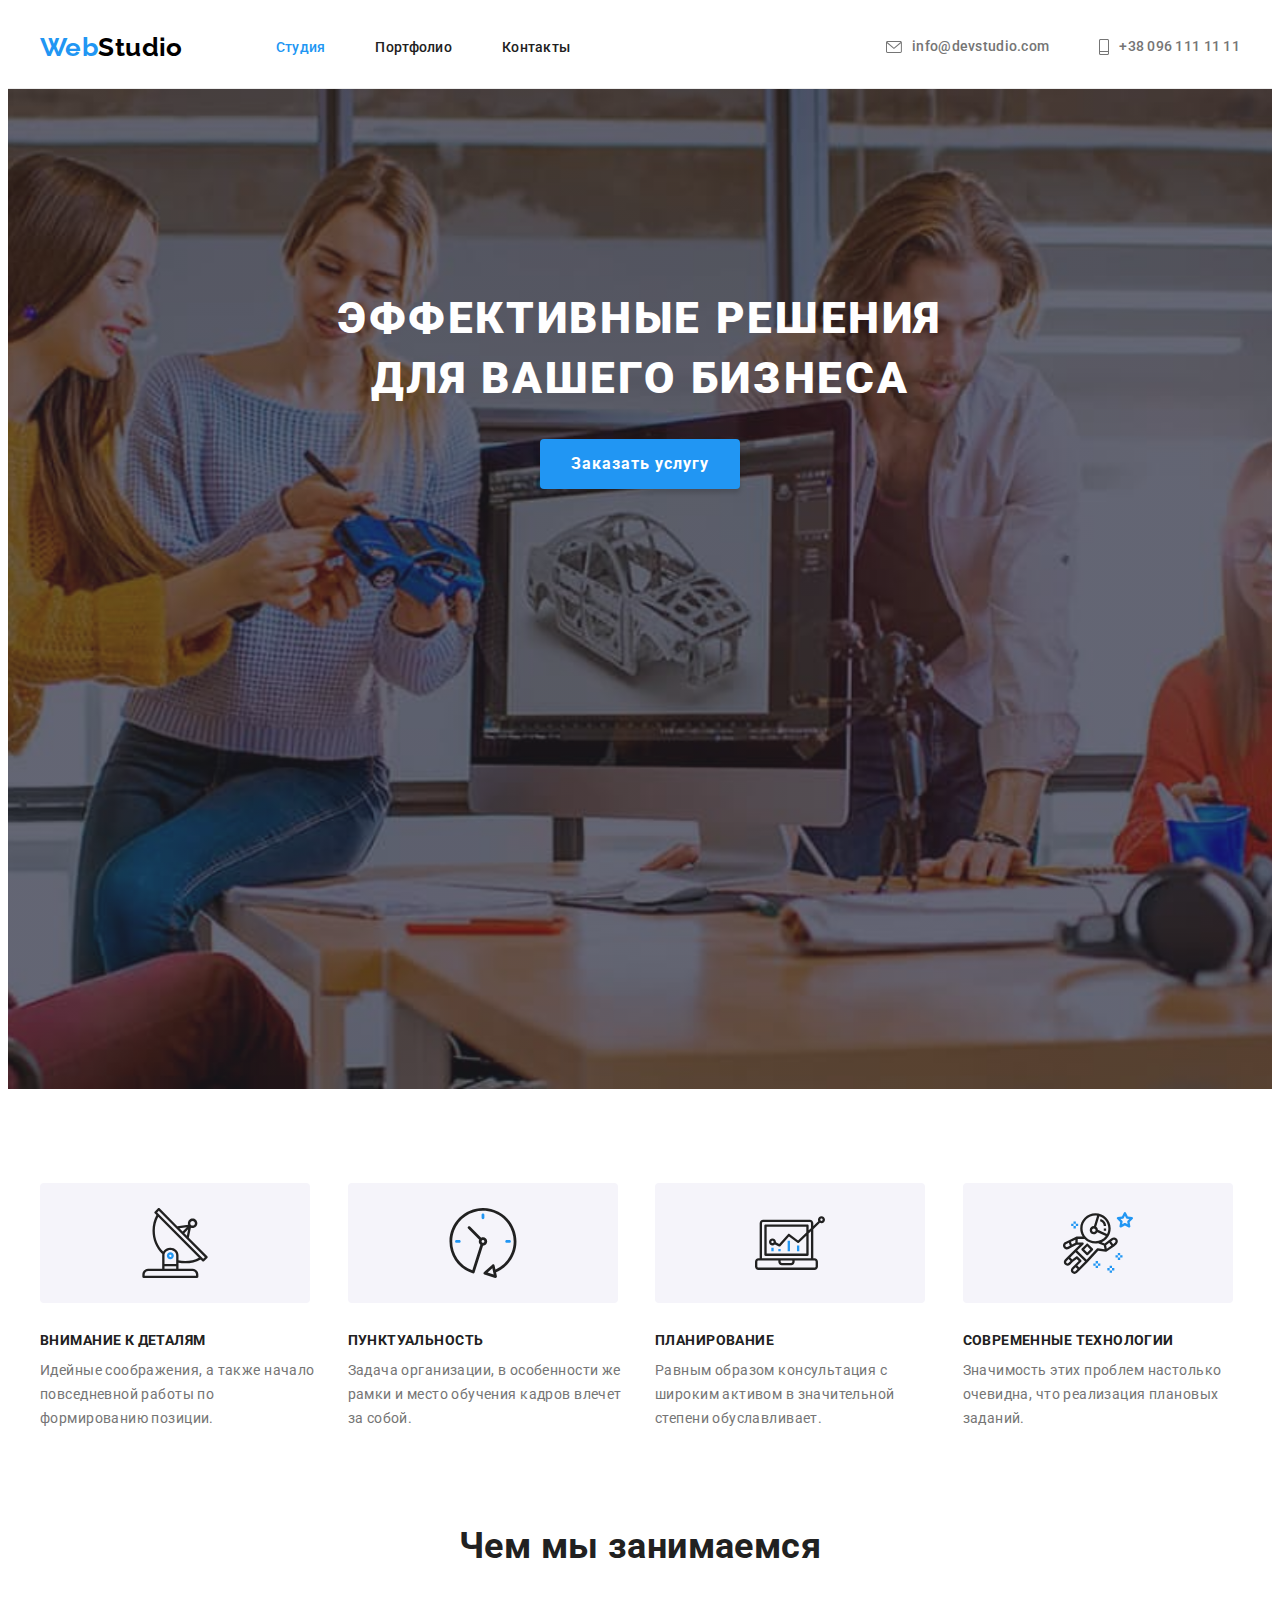
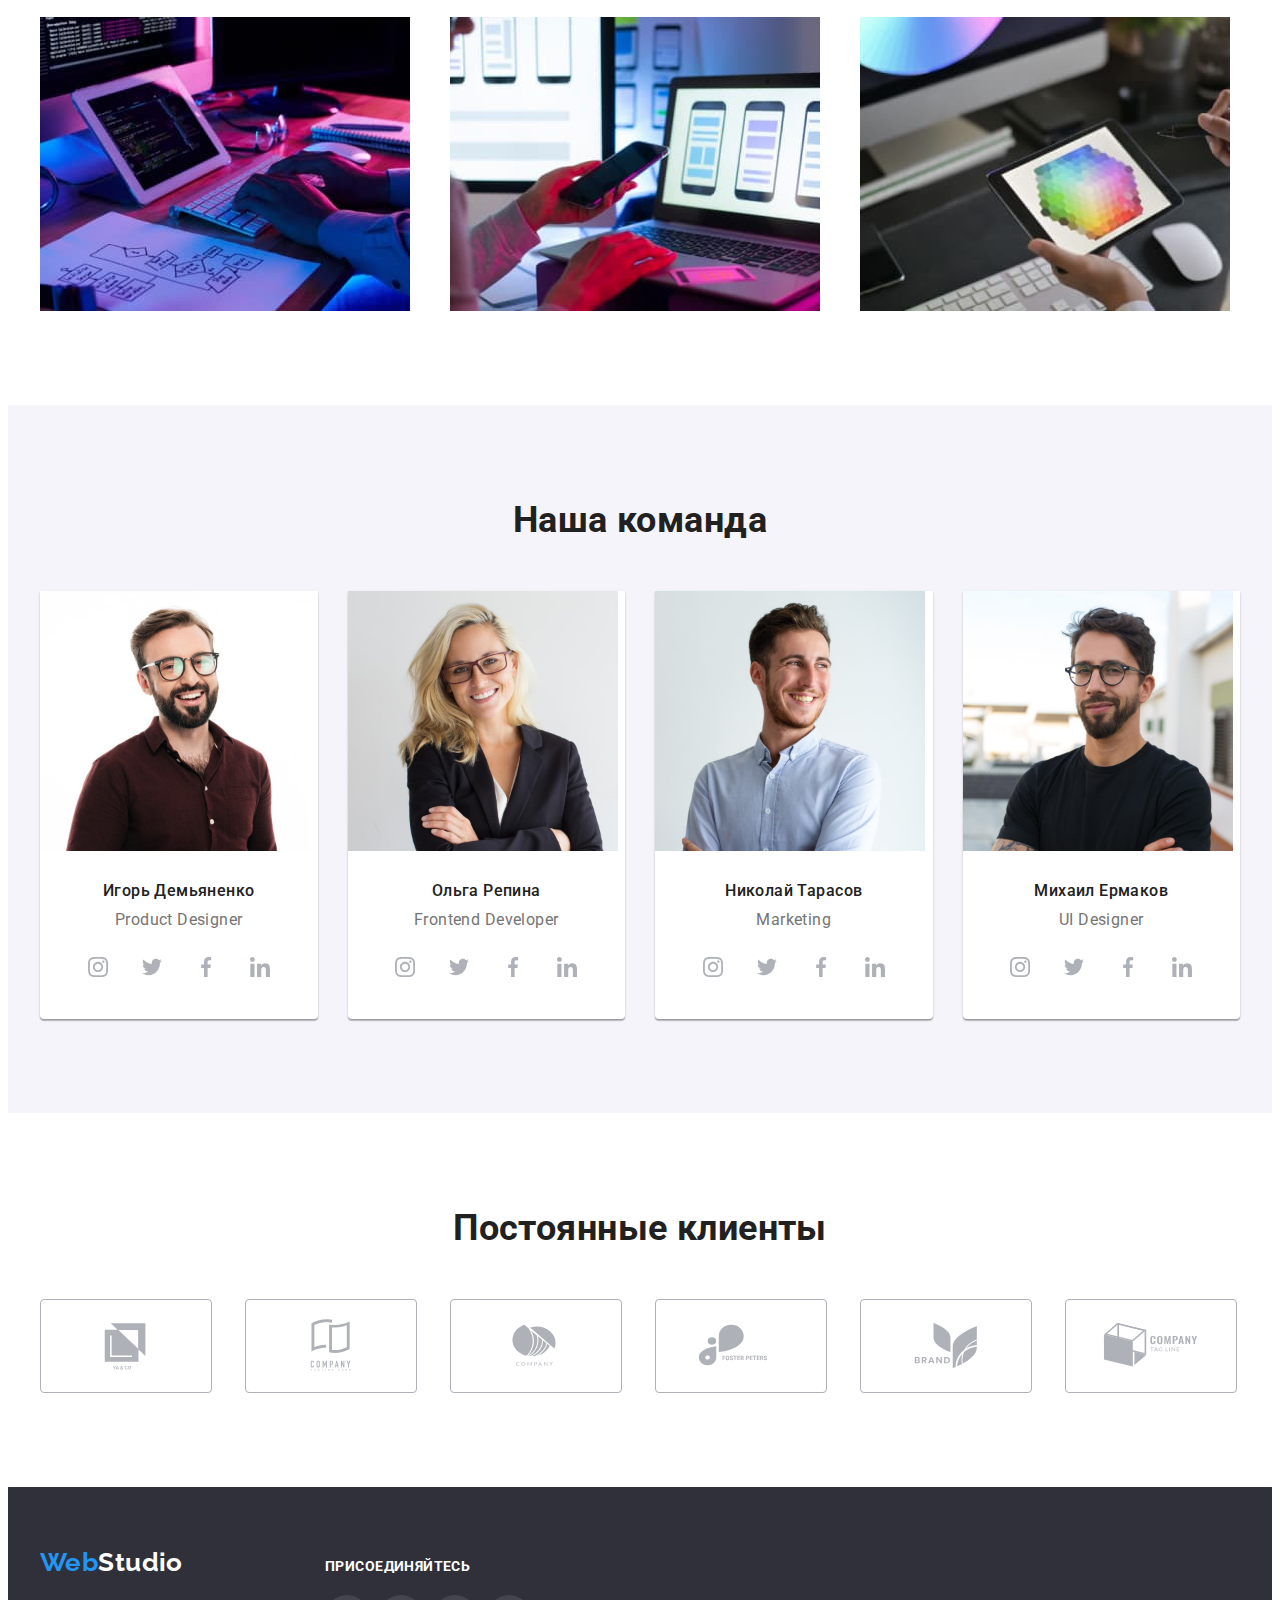
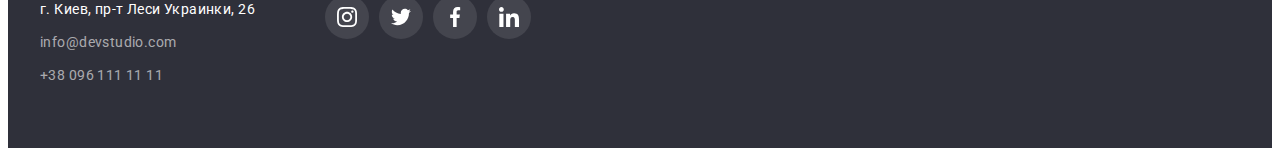
<file: index.html>
<!DOCTYPE html>
<html lang="ru">
<head>
  <meta charset="UTF-8">
  <meta http-equiv="X-UA-Compatible" content="IE=edge">
  <meta name="viewport" content="width=device-width, initial-scale=1.0">
  <title>Студия</title>
  <link rel="preconnect" href="https://fonts.googleapis.com">
  <link rel="preconnect" href="https://fonts.gstatic.com" crossorigin>
  <link href="https://fonts.googleapis.com/css2?family=Raleway:wght@700&family=Roboto:wght@400;500;700;900&display=swap"
    rel="stylesheet">
  <link rel="stylesheet" href="https://cdnjs.cloudflare.com/ajax/libs/modern-normalize/1.1.0/modern-normalize.min.css"
    integrity="sha512-wpPYUAdjBVSE4KJnH1VR1HeZfpl1ub8YT/NKx4PuQ5NmX2tKuGu6U/JRp5y+Y8XG2tV+wKQpNHVUX03MfMFn9Q=="
    crossorigin="anonymous" referrerpolicy="no-referrer" />
  <link rel="stylesheet" href="./css/styles.css">
</head>
<body>
  <!--header-->
  <header class="header">
    <div class="container header-container">
      <nav class="header-nav">
        <a class="link header-logo" href="./index.html">Web<span class="header-logo-studio">Studio</span></a>
        <ul class="list header-list">
          <li class="header-item">
              <a class="link header-link current" href="./index.html">Студия</a>
          </li>
          <li class="header-item">
              <a class="link header-link" href="./portfolio.html">Портфолио</a>
          </li>
          <li class="header-item">
              <a class="link header-link" href="">Контакты</a>
          </li>
        </ul>
      </nav>
        <ul class="list header-list-contact">
          <li class="header-item">
              <a class="link header-contact" href="mailto:info@devstudio.com">
                <svg class="header-contact-icon" width="16" height="12">
                  <use href="images/icons.svg#icon-mail"></use>
                </svg>info@devstudio.com</a>
          </li>
          <li class="header-item">
              <a class="link header-contact" href="tel:+380961111111">
                <svg class="header-contact-icon" width="10" height="16">
                  <use href="images/icons.svg#icon-tel"></use>
                </svg>+38 096 111 11 11</a>
          </li>
        </ul>
    </div>
  </header>
  <!--main part-->
  <main>
    <!--main block-->
    <section class="block">
      <div class="container">
        <h1 class="block-title">Эффективные решения для вашего бизнеса</h1>
        <button type="button" class="block-btn">Заказать услугу</button>
      </div>
    </section>
    <!--organizational qualities-->
    <section class="qualities section">
      <div class="container">
        <h2 class="qualities-title visually-hidden">Организационные качества</h2>
        <ul class="list qualities-list">

          <li class="qualities-item">
            <div class="qualities-item-icon-box">
              <svg class="qualities-item-icon" width="70" height="70">
                <use href="images/icons.svg#icon-antenna"></use>
              </svg>
            </div>
            <h3 class="qualities-item-title">Внимание к деталям</h3>
            <p class="qualities-item-text">Идейные соображения, а также начало повседневной работы по формированию позиции.</p>
          </li>

          <li class="qualities-item">
            <div class="qualities-item-icon-box">
              <svg class="qualities-item-icon" width="70" height="70">
                <use href="images/icons.svg#icon-clock"></use>
              </svg>
            </div>
            <h3 class="qualities-item-title">Пунктуальность</h3>
            <p class="qualities-item-text">Задача организации, в особенности же рамки и место обучения кадров влечет за собой.</p>
          </li>

          <li class="qualities-item">
            <div class="qualities-item-icon-box">
              <svg class="qualities-item-icon" width="70" height="70">
                <use href="images/icons.svg#icon-diagram"></use>
              </svg>
            </div>
            <h3 class="qualities-item-title">Планирование</h3>
            <p class="qualities-item-text">Равным образом консультация с широким активом в значительной степени обуславливает.</p>
          </li>

          <li class="qualities-item">
            <div class="qualities-item-icon-box">
              <svg class="qualities-item-icon" width="70" height="70">
                <use href="images/icons.svg#icon-astronaut"></use>
              </svg>
            </div>
            <h3 class="qualities-item-title">Современные технологии</h3>
            <p class="qualities-item-text">Значимость этих проблем настолько очевидна, что реализация плановых заданий.</p>
          </li>

        </ul>
      </div>
    </section>
    <!--what are we doing-->
    <section class="doing section">
      <div class="container">
        <h2 class="doing-title">Чем мы занимаемся</h2>
        <ul class="list doing-list">
          <li class="doing-item"><img src="images/box1.jpg" alt="разработка сайта" width="370" height="294"></li>
          <li class="doing-item"><img src="images/box2.jpg" alt="разработка приложения" width="370" height="294"></li>
          <li class="doing-item"><img src="images/box3.jpg" alt="разработка" width="370" height="294"></li>
        </ul>
      </div>
    </section>
    <!--our team-->
    <section class="team section">
      <div class="container">
        <h2 class="team-title">Наша команда</h2>
        <ul class="list team-list">
          <li class="team-item">
            <img src="images/igor_demyanenko.jpg" alt="Игорь Демьяненко" width="270" height="260">
            <h3 class="team-item-title">Игорь Демьяненко</h3>
            <p class="team-item-text" lang="en">Product Designer</p>
            <ul class="team-social-list list">
              <li class="team-social-item">
                <a class="team-social-link" href="">
                  <svg class="team-social-icon" width="20" height="20">
                    <use href="./images/icons.svg#icon-instagram"></use>
                  </svg>
                </a>
              </li>
              <li class="team-social-item">
                <a class="team-social-link" href="">
                  <svg class="team-social-icon" width="20" height="20">
                    <use href="./images/icons.svg#icon-twitter"></use>
                  </svg>
                </a>
              </li>
              <li class="team-social-item">
                <a class="team-social-link" href="">
                  <svg class="team-social-icon" width="20" height="20">
                    <use href="./images/icons.svg#icon-facebook"></use>
                  </svg>
                </a>
              </li>
              <li class="team-social-item">
                <a class="team-social-link" href="">
                  <svg class="team-social-icon" width="20" height="20">
                    <use href="./images/icons.svg#icon-linkedin"></use>
                  </svg>
                </a>
              </li>
            </ul>
          </li>

          <li class="team-item">
            <img src="images/olga_repina.jpg" alt="Ольга Репина" width="270" height="260">
            <h3 class="team-item-title">Ольга Репина</h3>
            <p class="team-item-text" lang="en">Frontend Developer</p>
            <ul class="team-social-list list">
              <li class="team-social-item">
                <a class="team-social-link" href="">
                  <svg class="team-social-icon" width="20" height="20">
                    <use href="./images/icons.svg#icon-instagram"></use>
                  </svg>
                </a>
              </li>
              <li class="team-social-item">
                <a class="team-social-link" href="">
                  <svg class="team-social-icon" width="20" height="20">
                    <use href="./images/icons.svg#icon-twitter"></use>
                  </svg>
                </a>
              </li>
              <li class="team-social-item">
                <a class="team-social-link" href="">
                  <svg class="team-social-icon" width="20" height="20">
                    <use href="./images/icons.svg#icon-facebook"></use>
                  </svg>
                </a>
              </li>
              <li class="team-social-item">
                <a class="team-social-link" href="">
                  <svg class="team-social-icon" width="20" height="20">
                    <use href="./images/icons.svg#icon-linkedin"></use>
                  </svg>
                </a>
              </li>
            </ul>
          </li>

          <li class="team-item">
            <img src="images/nikolay_tarasov.jpg" alt="Николай Тарасов" width="270" height="260">
            <h3 class="team-item-title">Николай Тарасов</h3>
            <p class="team-item-text" lang="en">Marketing</p>
            <ul class="team-social-list list">
              <li class="team-social-item">
                <a class="team-social-link" href="">
                  <svg class="team-social-icon" width="20" height="20">
                    <use href="./images/icons.svg#icon-instagram"></use>
                  </svg>
                </a>
              </li>
              <li class="team-social-item">
                <a class="team-social-link" href="">
                  <svg class="team-social-icon" width="20" height="20">
                    <use href="./images/icons.svg#icon-twitter"></use>
                  </svg>
                </a>
              </li>
              <li class="team-social-item">
                <a class="team-social-link" href="">
                  <svg class="team-social-icon" width="20" height="20">
                    <use href="./images/icons.svg#icon-facebook"></use>
                  </svg>
                </a>
              </li>
              <li class="team-social-item">
                <a class="team-social-link" href="">
                  <svg class="team-social-icon" width="20" height="20">
                    <use href="./images/icons.svg#icon-linkedin"></use>
                  </svg>
                </a>
              </li>
            </ul>
          </li>

          <li class="team-item">
            <img src="images/mikhail_ermakov.jpg" alt="Михаил Ермаков" width="270" height="260">
            <h3 class="team-item-title">Михаил Ермаков</h3>
            <p class="team-item-text" lang="en">UI Designer</p>
            <ul class="team-social-list list">
              <li class="team-social-item">
                <a class="team-social-link" href="">
                  <svg class="team-social-icon" width="20" height="20">
                    <use href="./images/icons.svg#icon-instagram"></use>
                  </svg>
                </a>
              </li>
              <li class="team-social-item">
                <a class="team-social-link" href="">
                  <svg class="team-social-icon" width="20" height="20">
                    <use href="./images/icons.svg#icon-twitter"></use>
                  </svg>
                </a>
              </li>
              <li class="team-social-item">
                <a class="team-social-link" href="">
                  <svg class="team-social-icon" width="20" height="20">
                    <use href="./images/icons.svg#icon-facebook"></use>
                  </svg>
                </a>
              </li>
              <li class="team-social-item">
                <a class="team-social-link" href="">
                  <svg class="team-social-icon" width="20" height="20">
                    <use href="./images/icons.svg#icon-linkedin"></use>
                  </svg>
                </a>
              </li>
            </ul>
          </li>
        </ul>
      </div>
    </section>
  </main>

  <!--regular clients-->
  <section class="clients section">
    <div class="container">
      <h2 class="clients-title">Постоянные клиенты</h2>
      <ul class="clients-list list">
        <li class="clients-item">
          <a class="clients-link link" href="">
          <svg class="clients-icon" width="106" height="60">
            <use href="images/icons.svg#icon-logo-1"></use>
          </svg>
          </a>
        </li>
        <li class="clients-item">
          <a class="clients-link link" href="">
          <svg class="clients-icon" width="106" height="60">
            <use href="images/icons.svg#icon-logo-2"></use>
          </svg>
          </a>
        </li>
        <li class="clients-item">
          <a class="clients-link link" href="">
          <svg class="clients-icon" width="106" height="60">
            <use href="images/icons.svg#icon-logo-3"></use>
          </svg>
          </a>
        </li>
        <li class="clients-item">
          <a class="clients-link link" href="">
          <svg class="clients-icon" width="106" height="60">
            <use href="images/icons.svg#icon-logo-4"></use>
          </svg>
          </a>
        </li>
        <li class="clients-item">
          <a class="clients-link link" href="">
          <svg class="clients-icon" width="106" height="60">
            <use href="images/icons.svg#icon-logo-5"></use>
          </svg>
          </a>
        </li>
        <li class="clients-item">
          <a class="clients-link link" href="">
          <svg class="clients-icon" width="106" height="60">
            <use href="images/icons.svg#icon-logo-6"></use>
          </svg>
          </a>
        </li>
      </ul>
    </div>
  </section>
  <!--contacts-->
  <footer class="footer">
    <div class="container footer-container">
      <div class="footer-contact-box">
        <a class="link footer-logo" href="/index.html">Web<span class="footer-logo-studio">Studio</span></a>
        <address>
          <ul class="list footer-list">
            <li class="footer-item">
              <a class="link footer-address" href="https://goo.gl/maps/2pTfy4zdi2ehrxN88" target="_blank" 
              rel="noreferrer noopener">г. Киев, пр-т Леси Украинки, 26</a>
            </li>
            <li class="footer-item">
              <a class="link footer-contact" href="mailto:info@devstudio.com">info@devstudio.com</a>
            </li>
            <li class="footer-item">
              <a class="link footer-contact" href="tel:+380961111111">+38 096 111 11 11</a>
            </li>
        </ul>
        </address>
      </div>

      <div class="footer-social-box">
      <p class="footer-social-title">присоединяйтесь</p>
      <ul class="footer-social-list list">
        <li class="footer-social-item">
          <a class="footer-social-link link" href="">
            <svg class="footer-social-icon" width="20" height="20">
              <use href="./images/icons.svg#icon-instagram"></use>
            </svg>
          </a>
        </li>
        <li class="footer-social-item">
          <a class="footer-social-link link" href="">
            <svg class="footer-social-icon" width="20" height="20">
              <use href="./images/icons.svg#icon-twitter"></use>
            </svg>
          </a>
        </li>
        <li class="footer-social-item">
          <a class="footer-social-link link" href="">
            <svg class="footer-social-icon" width="20" height="20">
              <use href="./images/icons.svg#icon-facebook"></use>
            </svg>
          </a>
        </li>
        <li class="footer-social-item">
          <a class="footer-social-link link" href="">
            <svg class="footer-social-icon" width="20" height="20">
              <use href="./images/icons.svg#icon-linkedin"></use>
            </svg>
          </a>
        </li>
      </ul>
      </div>

    </div>
  </footer>

</body> 
</html>
</file>
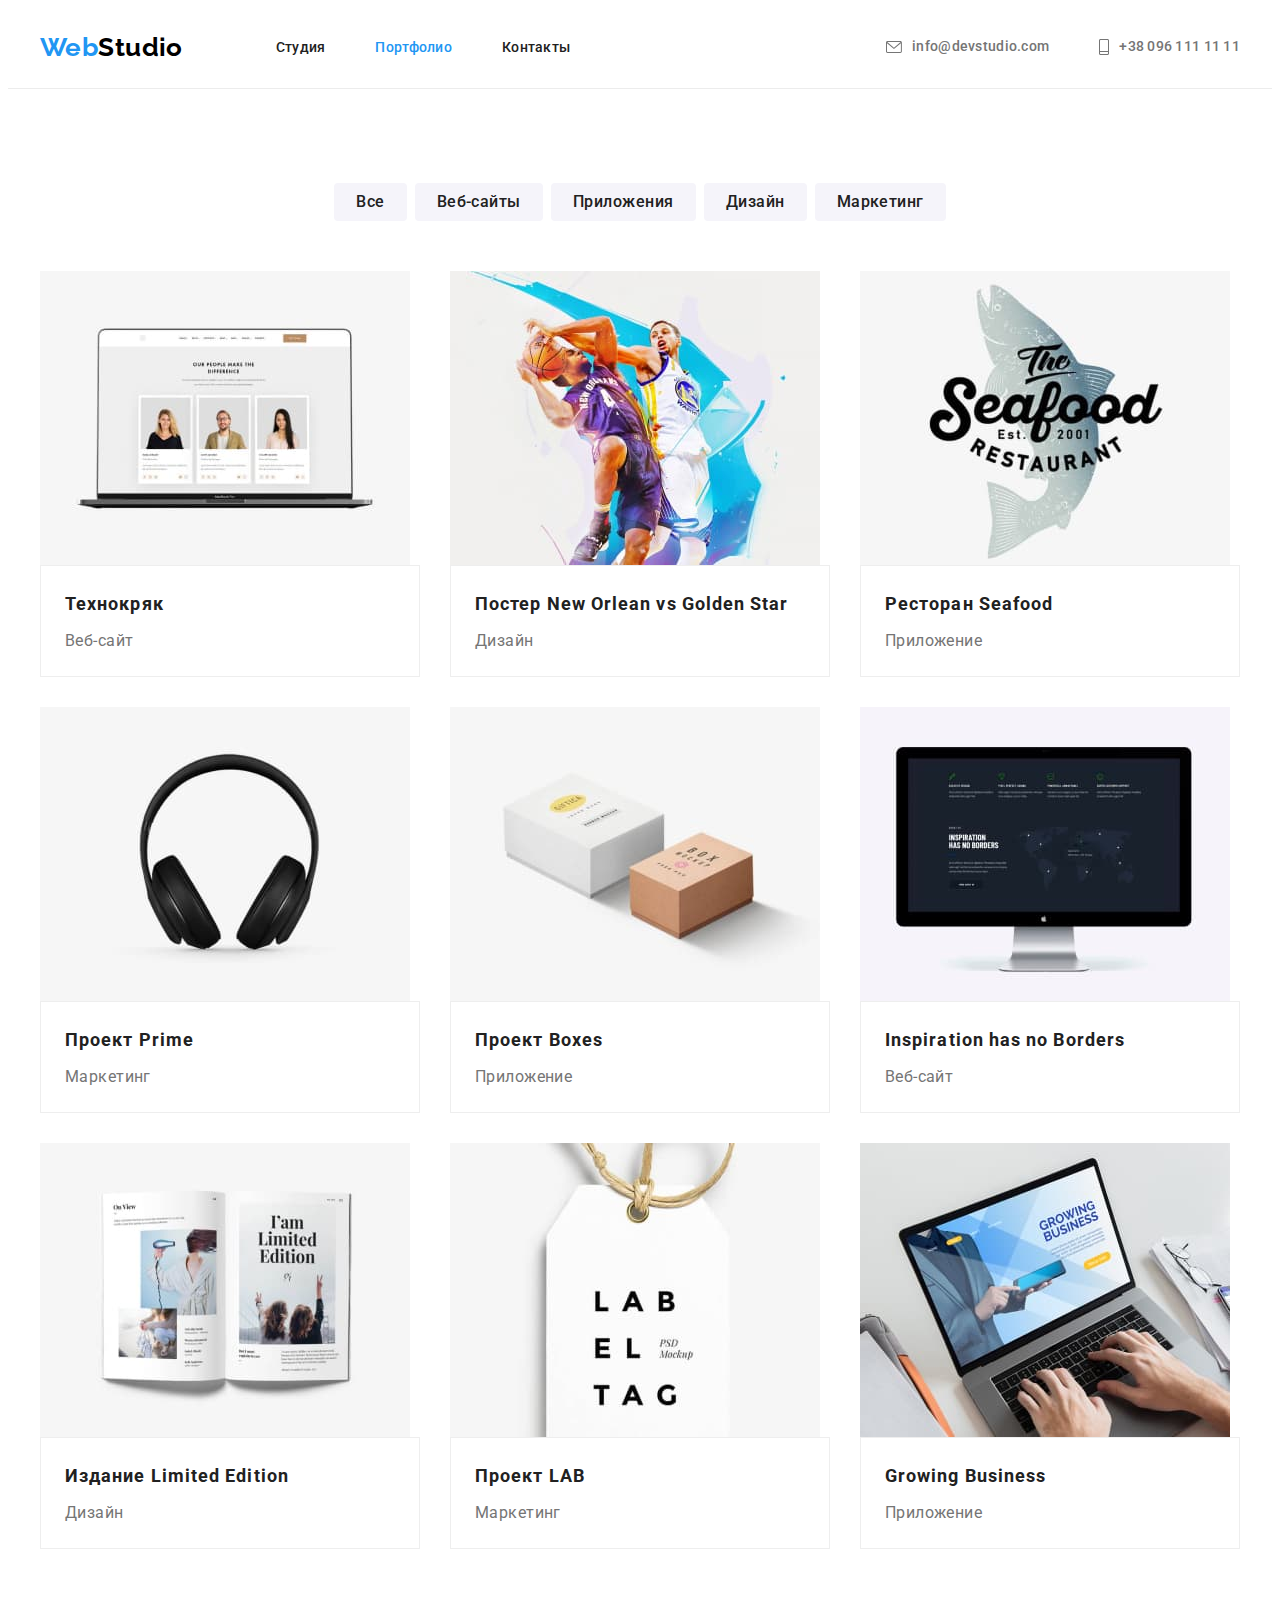
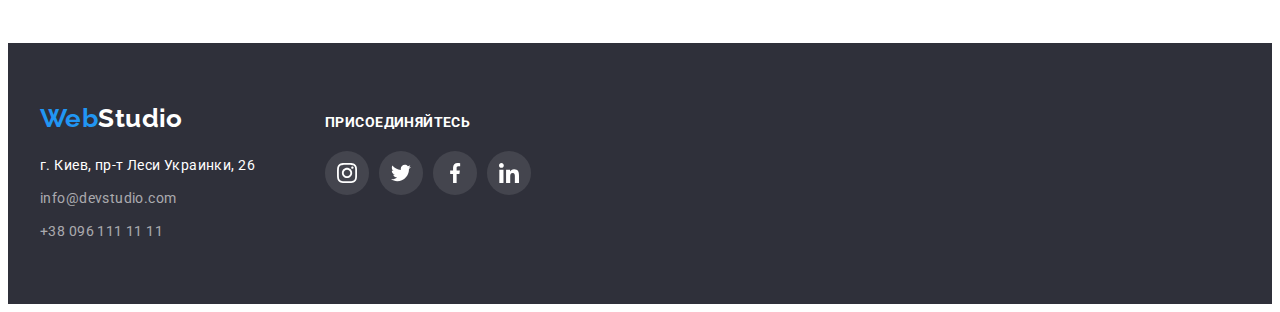
<file: portfolio.html>
<!DOCTYPE html>
<html lang="ru">
<head>
  <meta charset="UTF-8">
  <meta http-equiv="X-UA-Compatible" content="IE=edge">
  <meta name="viewport" content="width=device-width, initial-scale=1.0">
  <title>Портфолио</title>
  <link rel="preconnect" href="https://fonts.googleapis.com">
  <link rel="preconnect" href="https://fonts.gstatic.com" crossorigin>
  <link href="https://fonts.googleapis.com/css2?family=Raleway:wght@700&family=Roboto:wght@400;500;700;900&display=swap"
    rel="stylesheet">
  <link rel="stylesheet" href="https://cdnjs.cloudflare.com/ajax/libs/modern-normalize/1.1.0/modern-normalize.min.css"
    integrity="sha512-wpPYUAdjBVSE4KJnH1VR1HeZfpl1ub8YT/NKx4PuQ5NmX2tKuGu6U/JRp5y+Y8XG2tV+wKQpNHVUX03MfMFn9Q=="
    crossorigin="anonymous" referrerpolicy="no-referrer" />
  <link rel="stylesheet" href="./css/styles.css">
</head>
<body>
  <!--header-->
  <header class="header">
    <div class="container header-container">
      <nav class="header-nav">
            <a class="link header-logo" href="./index.html">Web<span class="header-logo-studio">Studio</span></a>
        <ul class="list header-list">
          <li class="header-item">
            <a class="link header-link" href="./index.html">Студия</a>
          </li>
          <li class="header-item">
            <a class="link header-link current" href="./portfolio.html">Портфолио</a>
          </li>
          <li class="header-item">
            <a class="link header-link" href="">Контакты</a>
          </li>
        </ul>
      </nav>
        <ul class="list header-list-contact">
          <li class="header-item">
            <a class="link header-contact" href="mailto:info@devstudio.com">
              <svg class="header-contact-icon" width="16" height="12">
                <use href="images/icons.svg#icon-mail"></use>
              </svg>info@devstudio.com</a>
          </li>
          <li class="header-item">
            <a class="link header-contact" href="tel:+380961111111">
              <svg class="header-contact-icon" width="10" height="16">
                <use href="images/icons.svg#icon-tel"></use>
              </svg>+38 096 111 11 11</a>
          </li>
        </ul>
    </div>
  </header>
  <!--main part-->
  <main>
    <section class="portfolio section">
      <div class="container">
        <h1 class="portfolio-title visually-hidden">Портфолио</h1>
        <ul class="list btn-list-portfolio">
          <li class="btn-item-portfolio"><button class="btn-portfolio" type="button">Все</button></li>
          <li class="btn-item-portfolio"><button class="btn-portfolio" type="button">Веб-сайты</button></li>
          <li class="btn-item-portfolio"><button class="btn-portfolio" type="button">Приложения</button></li>
          <li class="btn-item-portfolio"><button class="btn-portfolio" type="button">Дизайн</button></li>
          <li class="btn-item-portfolio"><button class="btn-portfolio" type="button">Маркетинг</button></li>
        </ul>

        <ul class="list portfolio-list">
          <li class="portfolio-item">
            <a class="link portfolio-link" href="">
              <img src="./images/portfolio/project-1.jpg" alt="ноутбук с программой" width="370" height="294">
              <div class="portfolio-item-title-and-text">
                <h2 class="portfolio-item-title">Технокряк</h2>
                <p class="portfolio-item-text">Веб-сайт</p>
              </div>
            </a>
          </li>

          <li class="portfolio-item">
            <a class="link portfolio-link" href="">
              <img src="./images/portfolio/project-2.jpg" alt="два баскетболиста" width="370" height="294">
              <div class="portfolio-item-title-and-text">
                <h2 class="portfolio-item-title">Постер New Orlean vs Golden Star</h2>
                <p class="portfolio-item-text">Дизайн</p>
              </div>
            </a>
          </li>

          <li class="portfolio-item">
            <a class="link portfolio-link" href="">
              <img src="./images/portfolio/project-3.jpg" alt="логотип ресторана" width="370" height="294">
              <div class="portfolio-item-title-and-text">
                <h2 class="portfolio-item-title">Ресторан Seafood</h2>
                <p class="portfolio-item-text">Приложение</p>
              </div>
            </a>
          </li>

          <li class="portfolio-item">
            <a class="link portfolio-link" href="">
              <img src="./images/portfolio/project-4.jpg" alt="наушники" width="370" height="294">
              <div class="portfolio-item-title-and-text">
                <h2 class="portfolio-item-title">Проект Prime</h2>
                <p class="portfolio-item-text">Маркетинг</p>
              </div>
            </a>
          </li>

          <li class="portfolio-item">
            <a class="link portfolio-link" href="">
              <img src="./images/portfolio/project-5.jpg" alt="две коробки" width="370" height="294">
              <div class="portfolio-item-title-and-text">
                <h2 class="portfolio-item-title">Проект Boxes</h2>
                <p class="portfolio-item-text">Приложение</p>
              </div>
            </a>
          </li>

          <li class="portfolio-item">
            <a class="link portfolio-link" href="">
              <img src="./images/portfolio/project-6.jpg" alt="монитор" width="370" height="294">
              <div class="portfolio-item-title-and-text">
                <h2 class="portfolio-item-title">Inspiration has no Borders</h2>
                <p class="portfolio-item-text">Веб-сайт</p>
              </div>
            </a>
          </li>

          <li class="portfolio-item">
            <a class="link portfolio-link" href="">
              <img src="./images/portfolio/project-7.jpg" alt="книга" width="370" height="294">
              <div class="portfolio-item-title-and-text">
                <h2 class="portfolio-item-title">Издание Limited Edition</h2>
                <p class="portfolio-item-text">Дизайн</p>
              </div>
            </a>
          </li>

          <li class="portfolio-item">
            <a class="link portfolio-link" href="">
              <img src="./images/portfolio/project-8.jpg" alt="медальон" width="370" height="294">
              <div class="portfolio-item-title-and-text">
                <h2 class="portfolio-item-title">Проект LAB</h2>
                <p class="portfolio-item-text">Маркетинг</p>
              </div>
            </a>
          </li>

          <li class="portfolio-item">
            <a class="link portfolio-link" href="">
              <img src="./images/portfolio/project-9.jpg" alt="печать на ноутбуке" width="370" height="294">
              <div class="portfolio-item-title-and-text">
                <h2 class="portfolio-item-title">Growing Business</h2>
                <p class="portfolio-item-text">Приложение</p>
              </div>
            </a>
          </li>
        </ul>
      </div>
    </section>

  </main>
  <!--contacts-->
  <footer class="footer">
    <div class="container footer-container">
      <div class="footer-contact-box">
        <a class="link footer-logo" href="/index.html">Web<span class="footer-logo-studio">Studio</span></a>
        <address>
          <ul class="list footer-list">
            <li class="footer-item">
              <a class="link footer-address" href="https://goo.gl/maps/2pTfy4zdi2ehrxN88" target="_blank"
                rel="noreferrer noopener">г. Киев, пр-т Леси Украинки, 26</a>
            </li>
            <li class="footer-item">
              <a class="link footer-contact" href="mailto:info@devstudio.com">info@devstudio.com</a>
            </li>
            <li class="footer-item">
              <a class="link footer-contact" href="tel:+380961111111">+38 096 111 11 11</a>
            </li>
          </ul>
        </address>
      </div>
  
      <div class="footer-social-box">
        <p class="footer-social-title">присоединяйтесь</p>
        <ul class="footer-social-list list">
          <li class="footer-social-item">
            <a class="footer-social-link link" href="">
              <svg class="footer-social-icon" width="20" height="20">
                <use href="./images/icons.svg#icon-instagram"></use>
              </svg>
            </a>
          </li>
          <li class="footer-social-item">
            <a class="footer-social-link link" href="">
              <svg class="footer-social-icon" width="20" height="20">
                <use href="./images/icons.svg#icon-twitter"></use>
              </svg>
            </a>
          </li>
          <li class="footer-social-item">
            <a class="footer-social-link link" href="">
              <svg class="footer-social-icon" width="20" height="20">
                <use href="./images/icons.svg#icon-facebook"></use>
              </svg>
            </a>
          </li>
          <li class="footer-social-item">
            <a class="footer-social-link link" href="">
              <svg class="footer-social-icon" width="20" height="20">
                <use href="./images/icons.svg#icon-linkedin"></use>
              </svg>
            </a>
          </li>
        </ul>
      </div>
  
    </div>
  </footer>
  
</body>
</html>
</file>
<file: css/styles.css>
:root {
  --first-color: #2196f3;
  --second-color: #000000;
  --third-color: #212121;
  --fourth-color: #757575;
  --fifth-color: #ffffff;
  --sixth-color: rgba(255, 255, 255, 0.6);
  --seventh-color: #2f303a;
  --eighth-color: #188ce8;
  --ninth-color: #f5f4fa;
  --tenth-color: #ececec;
  --eleventh-color: rgba(0, 0, 0, 0.15);
  --twelfth-color: #eeeeee;
  --icon-color: #afb1b8;
  --icon-bgcolor: #44454e;
}
body {
  font-family: 'Roboto', sans-serif;
  color: var(--third-color);
  font-size: 14px;
  letter-spacing: 0.03em;
  background-color: var(--fifth-color);
}

p,
h1,
h2,
h3,
h4,
h5,
h6 {
  margin: 0;
}

ul {
  margin: 0;
  padding: 0;
}

img {
  display: block;
}

.list {
  list-style: none;
}

.link {
  text-decoration: none;
}

.visually-hidden {
  position: absolute;
  white-space: nowrap;
  width: 1px;
  height: 1px;
  overflow: hidden;
  border: 0;
  padding: 0;
  clip: rect(0 0 0 0);
  clip-path: inset(50%);
  margin: -1px;
}

.container {
  width: 1200px;
  padding-left: 15px;
  padding-right: 15px;
  margin: 0 auto;
  /* outline: 2px solid rgb(248, 6, 6); */
}

.section {
  padding-top: 94px;
  padding-bottom: 94px;
  max-width: 1600px;
  min-width: 1200px;
  margin: 0 auto;
}

/* :focus {
  outline: none;
} */

/* ----------------Header--------------------------- */

.header {
  padding-top: 24px;
  padding-bottom: 25px;
  border-bottom: 1px solid var(--tenth-color);
  max-width: 1600px;
  min-width: 1200px;
  margin: 0 auto;
}

.header-container {
  display: flex;
  align-items: center;
}

.header-nav {
  display: flex;
  align-items: center;
}

.header-list {
  display: flex;
}

.header-list-contact {
  display: flex;
  margin-left: auto;
}

.header-item:not(:last-child) {
  margin-right: 50px;
}

.header-logo {
  font-family: Raleway;
  font-weight: 700;
  font-size: 26px;
  line-height: 1.19;
  color: var(--first-color);

  margin-right: 93px;
}

.header-logo-studio {
  color: var(--second-color);
}

.header-link {
  font-weight: 500;
  line-height: 1.14;
  letter-spacing: 0.02em;
  color: var(--third-color);

  padding: 32px 0;
}

.header-contact {
  font-weight: 500;
  line-height: 1.14;
  letter-spacing: 0.02em;
  color: var(--fourth-color);

  display: flex;
  align-items: center;
}
.header-contact-icon {
  margin-right: 10px;
  fill: currentColor;
}

.header-link:hover,
.header-link:focus,
.header-contact:hover,
.header-contact:focus {
  color: var(--first-color);
}

.current {
  color: var(--first-color);
}

/* ----------------Main part HTML------------------------------ */
/* ------------------main block------------------------ */
.block {
  padding-top: 200px;
  padding-bottom: 200px;
  background-color: var(--seventh-color);
  text-align: center;
  background-image: linear-gradient(rgba(47, 48, 58, 0.4), rgba(47, 48, 58, 0.4)),
    url(../images/main-block-image.jpg);
  background-repeat: no-repeat;
  background-position: center;
  background-size: cover;
  max-width: 1600px;
  min-width: 1200px;
  height: 600px;
  margin: 0 auto;
}
.block-title {
  font-weight: 900;
  font-size: 44px;
  line-height: 1.36;
  letter-spacing: 0.06em;
  text-transform: uppercase;
  color: var(--fifth-color);

  margin-left: auto;
  margin-right: auto;
  margin-bottom: 30px;
  max-width: 696px;
}

.block-btn {
  font-family: inherit;
  font-style: normal;
  font-weight: 700;
  font-size: 16px;
  line-height: 1.88;
  align-items: center;
  text-align: center;
  letter-spacing: 0.06em;
  cursor: pointer;
  color: var(--fifth-color);
  background: var(--first-color);

  min-width: 200px;
  min-height: 50px;
  box-shadow: 0px 4px 4px var(--eleventh-color);
  border-radius: 4px;
  border: none;
}
.block-btn:hover,
.block-btn:focus {
  background-color: var(--eighth-color);
}
/* -------------organizational qualities---------------- */

.qualities-list {
  display: flex;
  flex-wrap: wrap;
  margin-right: -30px;
}

.qualities-item {
  flex-basis: calc(100% / 4 - 30px);
  margin-right: 30px;
}

.qualities-item-icon-box {
  display: flex;
  width: 270px;
  height: 120px;
  justify-content: center;
  align-items: center;
  background: var(--ninth-color);
  border-radius: 4px;
  margin-bottom: 30px;
}

.qualities-item-title {
  font-size: 14px;
  line-height: 1.14;
  text-transform: uppercase;

  margin-bottom: 10px;
}
.qualities-item-text {
  line-height: 1.71;
  color: var(--fourth-color);
}

/* ---------------what are we doing---------------------------- */

.doing {
  padding-top: 0px;
}

.doing-title {
  font-size: 36px;
  line-height: 1.17;
  text-align: center;

  margin-bottom: 50px;
}

.doing-list {
  display: flex;
  flex-wrap: wrap;
  margin-right: -30px;
}

.doing-item {
  flex-basis: calc(100% / 3 - 30px);
  margin-right: 30px;
}

/* -------------------our team---------------------------- */

.team {
  background: var(--ninth-color);
  text-align: center;
}

.team-title {
  font-size: 36px;
  line-height: 1.17;

  margin-bottom: 50px;
}

.team-list {
  display: flex;
  flex-wrap: wrap;
  margin-right: -30px;
}

.team-item {
  flex-basis: calc(100% / 4 - 30px);
  margin-right: 30px;

  background: #ffffff;
  box-shadow: 0px 1px 3px rgba(0, 0, 0, 0.12), 0px 1px 1px rgba(0, 0, 0, 0.14),
    0px 2px 1px rgba(0, 0, 0, 0.2);
  border-radius: 0px 0px 4px 4px;
}

.team-item > img {
  margin-bottom: 30px;
}

.team-item-title {
  font-weight: 500;
  font-size: 16px;
  line-height: 1.19;

  margin-bottom: 10px;
}
.team-item-text {
  font-size: 16px;
  line-height: 1.19;
  color: var(--fourth-color);

  margin-bottom: 16px;
}

.team-social-list {
  display: flex;
  justify-content: center;
  margin-bottom: 30px;
}

.team-social-item:not(:last-child) {
  margin-right: 10px;
}

.team-social-link {
  width: 44px;
  height: 44px;

  display: flex;
  justify-content: center;
  align-items: center;
  border-radius: 50%;
  color: var(--icon-color);
}
.team-social-icon {
  fill: currentColor;
}

.team-social-link:hover,
.team-social-link:focus {
  background-color: var(--first-color);
  color: var(--fifth-color);
}

/* --------------Regular clients-------------------------------- */
.clients-title {
  font-size: 36px;
  line-height: 1.17;
  text-align: center;
  margin-bottom: 50px;
}

.clients-list {
  display: flex;
  flex-wrap: wrap;
  margin-right: -30px;
}
.clients-item {
  flex-basis: calc(100% / 6 - 30px);
  margin-right: 30px;
}

.clients-link {
  width: 170px;
  height: 92px;
  border: 1px solid var(--icon-color);
  border-radius: 4px;
  display: flex;
  justify-content: center;
  align-items: center;
  color: var(--icon-color);
}
.clients-icon {
  fill: currentColor;
}
.clients-link:hover,
.clients-link:focus {
  color: var(--first-color);
  border: 1px solid var(--first-color);
}

/* -----------------Contacts------------------------------ */
.footer {
  background-color: var(--seventh-color);

  padding-top: 60px;
  padding-bottom: 60px;
  max-width: 1600px;
  min-width: 1200px;
  margin: 0 auto;
}

.footer-container {
  display: flex;
  align-items: baseline;
}

.footer-contact-box {
  margin-right: 70px;
}

.footer-logo {
  font-family: Raleway;
  font-weight: 700;
  font-size: 26px;
  line-height: 1.19;
  color: var(--first-color);

  display: inline-block;
  margin-bottom: 20px;
}

.footer-logo-studio {
  color: var(--fifth-color);
}

.footer-item:not(:last-child) {
  margin-bottom: 9px;
}

.footer-address {
  font-style: normal;
  font-weight: 400;
  line-height: 1.71;
  color: var(--fifth-color);
}

.footer-contact {
  font-style: normal;
  font-weight: 400;
  line-height: 1.71;
  color: var(--sixth-color);
}

.footer-address:hover,
.footer-address:focus,
.footer-contact:hover,
.footer-contact:focus {
  color: var(--first-color);
}

.footer-social-box {
  /* width: 206px;
  height: 80px; */
}

.footer-social-title {
  font-weight: 700;
  line-height: 1.14;
  text-transform: uppercase;
  color: #ffffff;
  margin-bottom: 20px;
}

.footer-social-list {
  display: flex;
  justify-content: center;
}

.footer-social-item:not(:last-child) {
  margin-right: 10px;
}

.footer-social-link {
  width: 44px;
  height: 44px;
  border-radius: 50%;
  background-color: var(--icon-bgcolor);
  display: flex;
  justify-content: center;
  align-items: center;
}

.footer-social-icon {
  fill: var(--fifth-color);
}

.footer-social-link:hover,
.footer-social-link:focus {
  background-color: var(--first-color);
}

/* ----------------Main part portfolio------------------------------ */

.btn-list-portfolio {
  display: flex;
  margin-bottom: 50px;
  justify-content: center;
}

.btn-item-portfolio:not(:last-child) {
  margin-right: 8px;
}

.btn-portfolio {
  font-family: inherit;
  font-style: normal;
  font-weight: 500;
  font-size: 16px;
  line-height: 1.63;
  text-align: center;
  letter-spacing: 0.03em;
  cursor: pointer;
  color: var(--third-color);
  padding: 6px 22px;
  background: var(--ninth-color);
  border-radius: 4px;
  border: 0;
}
.btn-portfolio:hover,
.btn-portfolio:focus {
  color: var(--fifth-color);
  background-color: var(--first-color);
  box-shadow: 0px 3px 1px rgba(0, 0, 0, 0.1), 0px 1px 2px rgba(0, 0, 0, 0.08),
    0px 2px 2px rgba(0, 0, 0, 0.12);
}

.portfolio-list {
  display: flex;
  flex-wrap: wrap;
  margin-right: -30px;
  margin-bottom: -30px;
}

.portfolio-item {
  flex-basis: calc(100% / 3 - 30px);
  margin-right: 30px;
  margin-bottom: 30px;
}

.portfolio-link {
  display: block;
}

.portfolio-link:hover,
.portfolio-link:focus {
  box-shadow: 0px 1px 1px rgba(0, 0, 0, 0.12), 0px 4px 4px rgba(0, 0, 0, 0.06),
    1px 4px 6px rgba(0, 0, 0, 0.16);
}

.portfolio-item-title {
  font-weight: 700;
  font-size: 18px;
  line-height: 2;
  letter-spacing: 0.06em;
  color: var(--third-color);

  margin-bottom: 4px;
}
.portfolio-item-text {
  font-size: 16px;
  line-height: 1.88;
  color: var(--fourth-color);
}

.portfolio-item-title-and-text {
  padding: 20px 24px;
  border: 1px solid var(--twelfth-color);
}
</file>
